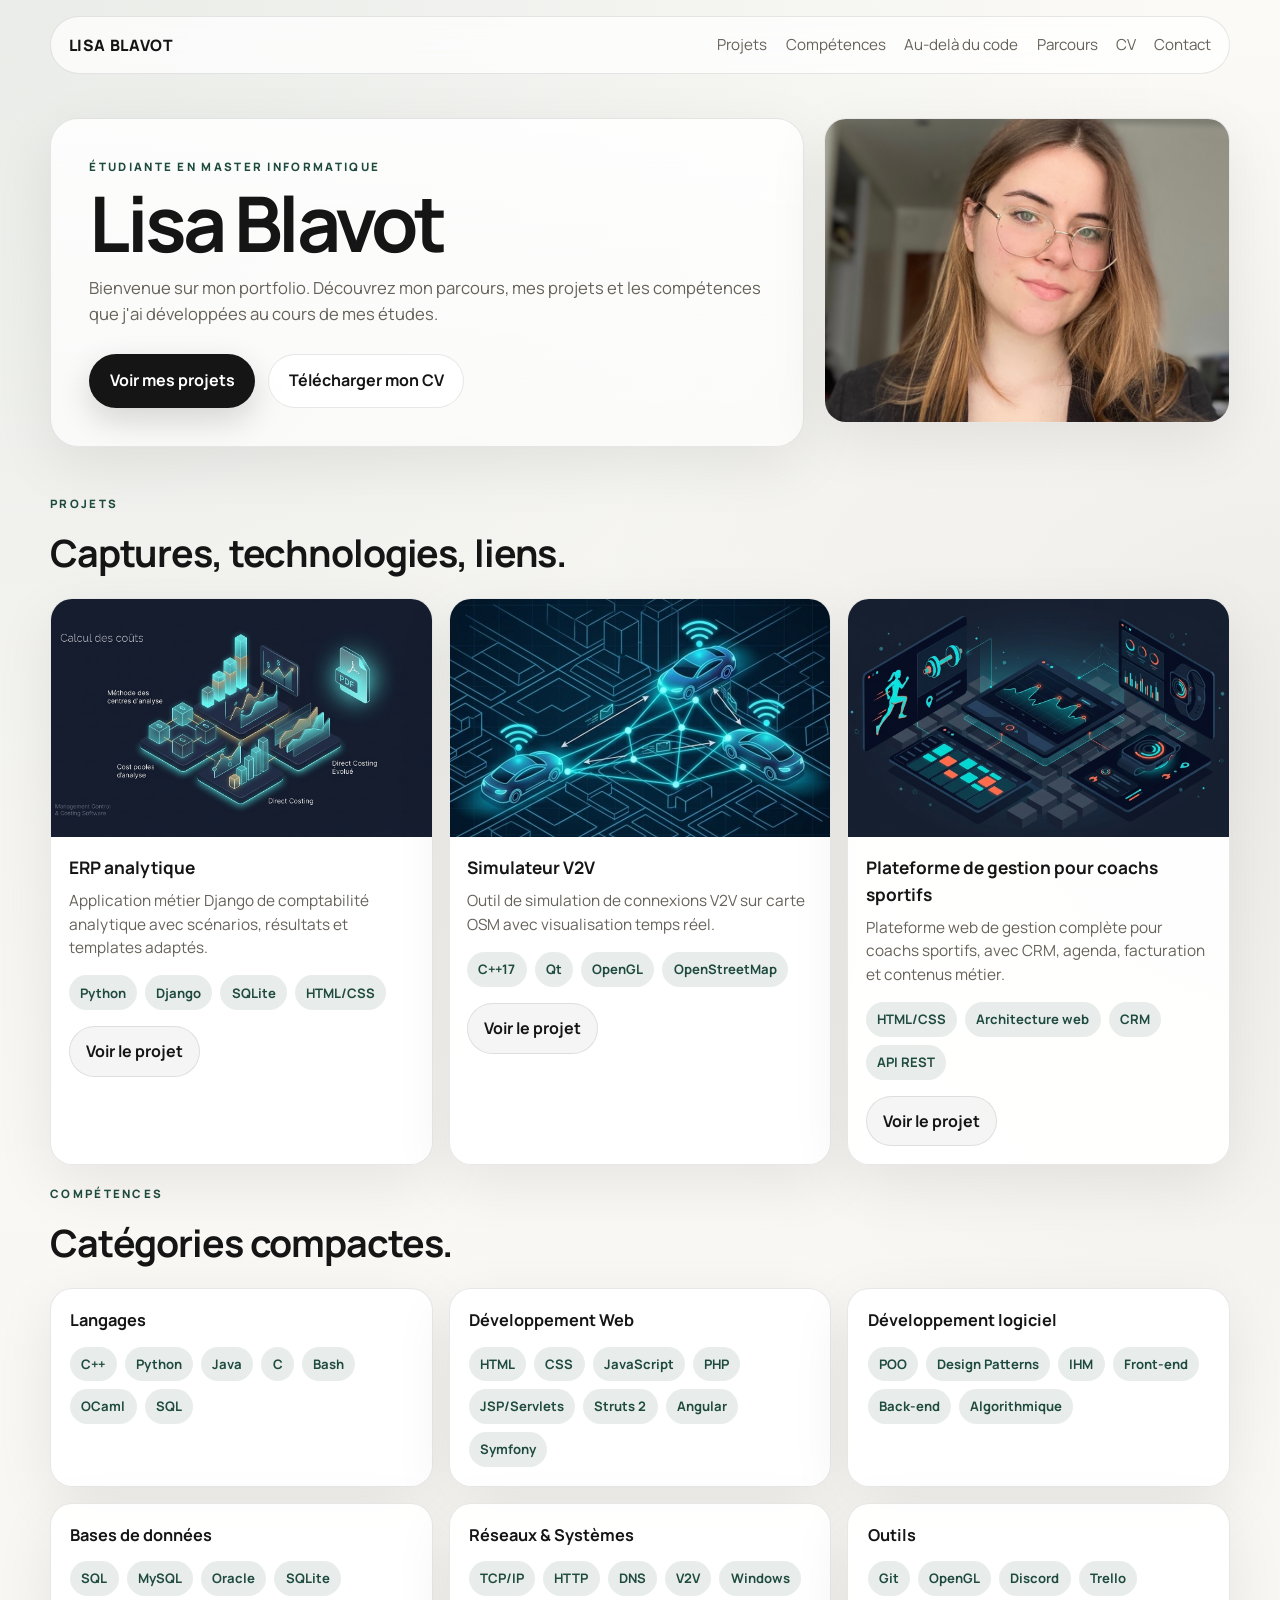
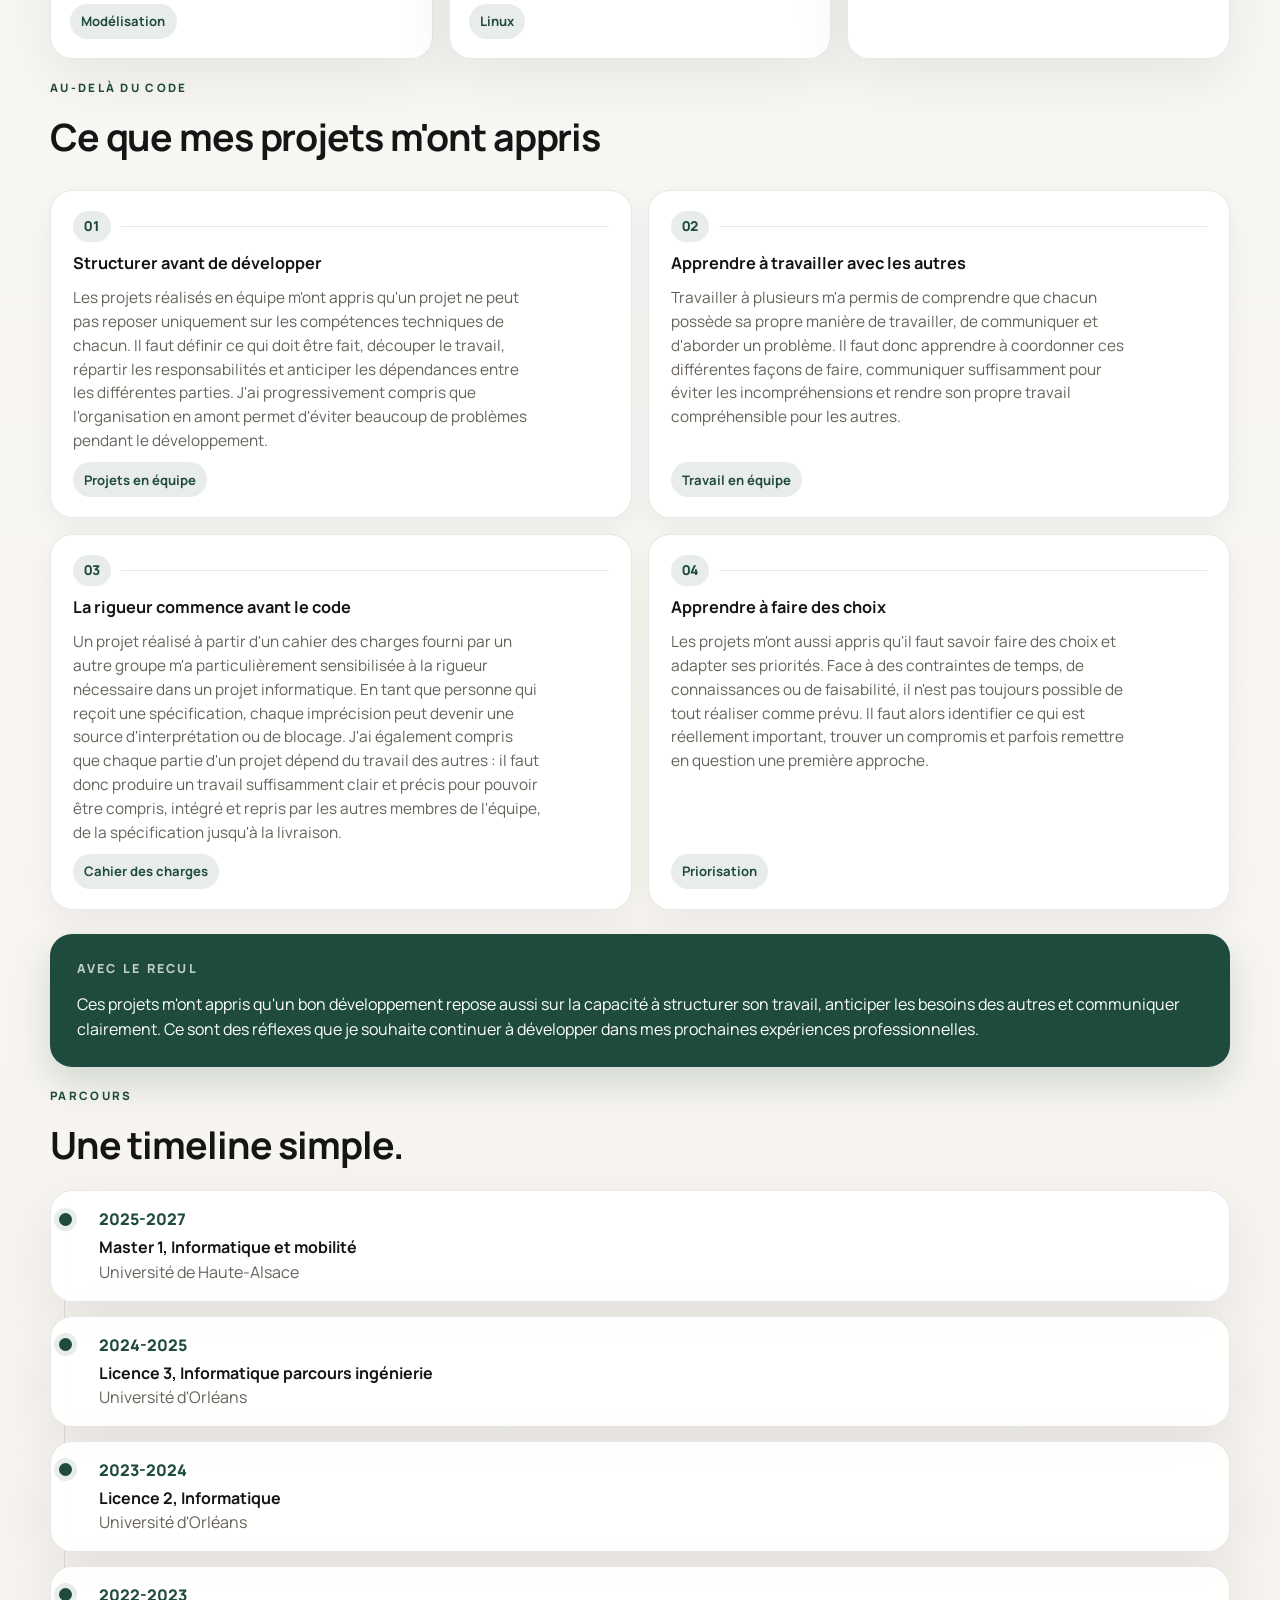
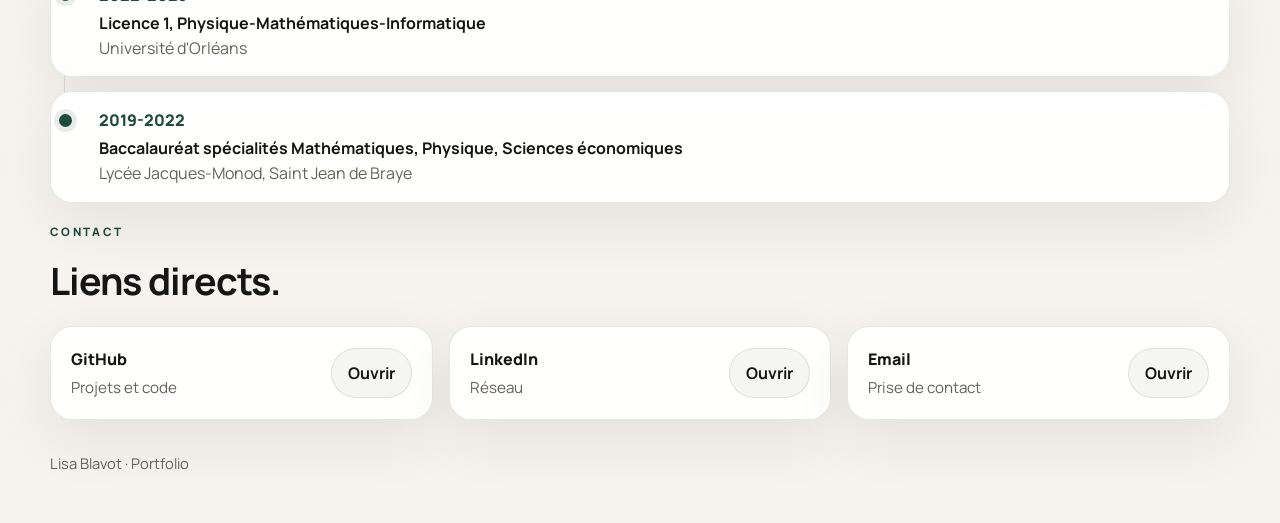
<file: index.html>
<!doctype html>
<html lang="fr">
  <head>
    <meta charset="UTF-8" />
    <meta name="viewport" content="width=device-width, initial-scale=1.0" />
    <meta
      name="description"
      content="Portfolio de Lisa Blavot, étudiante en Master Informatique."
    />
    <title>Lisa Blavot | Portfolio</title>
    <link rel="preconnect" href="https://fonts.googleapis.com" />
    <link rel="preconnect" href="https://fonts.gstatic.com" crossorigin />
    <link
      href="https://fonts.googleapis.com/css2?family=Manrope:wght@400;500;600;700;800&display=swap"
      rel="stylesheet"
    />
    <link rel="stylesheet" href="styles.css" />
    <script defer src="app.js"></script>
  </head>
  <body data-page="home">
    <header class="site-header">
      <a class="brand" href="index.html">Lisa Blavot</a>
      <button
        class="menu-toggle"
        type="button"
        aria-expanded="false"
        aria-controls="site-nav"
      >
        Menu
      </button>
      <nav class="site-nav" id="site-nav" aria-label="Navigation principale">
        <a href="#projects">Projets</a>
        <a href="#skills">Compétences</a>
        <a href="#beyond-code">Au-delà du code</a>
        <a href="#journey">Parcours</a>
        <a href="images/cv.pdf" target="_blank" rel="noopener">CV</a>
        <a href="#contact">Contact</a>
      </nav>
    </header>

    <main>
      <section class="hero section-shell">
        <div class="hero-copy reveal">
          <p class="eyebrow">Étudiante en Master Informatique</p>
          <h1>Lisa Blavot</h1>
          <p class="hero-lead">
            Bienvenue sur mon portfolio. Découvrez mon parcours, mes projets et les compétences que j'ai développées au cours de mes études.
          </p>
          <div class="hero-actions">
            <a class="button button-primary" href="#projects"
              >Voir mes projets</a
            >
            <a class="button button-secondary" href="images/cv.pdf" target="_blank" rel="noopener"
              >Télécharger mon CV</a
            >
          </div>
        </div>

        <aside class="hero-panel reveal">
  <div class="hero-panel__card hero-panel__card--photo">
    <img src="images/photo-profil.jpg" alt="Photo de Lisa Blavot" />
  </div>
</aside>

      </section>

      <section class="section-shell" id="projects">
        <div class="section-heading reveal">
          <p class="eyebrow">Projets</p>
          <h2>Captures, technologies, liens.</h2>
        </div>
        <div class="projects-grid" id="projects-grid"></div>
      </section>

      <section class="section-shell" id="skills">
        <div class="section-heading reveal">
          <p class="eyebrow">Compétences</p>
          <h2>Catégories compactes.</h2>
        </div>
        <div class="skills-grid" id="skills-grid"></div>
      </section>

<section class="section-shell" id="beyond-code">
  <div class="section-heading reveal">
    <p class="eyebrow">Au-delà du code</p>
    <h2>Ce que mes projets m'ont appris</h2>
  </div>

    <div class="learnings-grid" id="learnings-grid"></div>

  <aside class="learnings-note reveal">
    <p class="panel-label">Avec le recul</p>


<p class="panel-text">
  Ces projets m'ont appris qu'un bon développement repose aussi sur la
  capacité à structurer son travail, anticiper les besoins des autres et
  communiquer clairement. Ce sont des réflexes que je souhaite continuer
  à développer dans mes prochaines expériences professionnelles.
</p>


  </aside>
</section>

      
      <section class="section-shell" id="journey">
        <div class="section-heading reveal">
          <p class="eyebrow">Parcours</p>
          <h2>Une timeline simple.</h2>
        </div>
        <div class="timeline" id="timeline"></div>
      </section>

      <section class="section-shell contact-section" id="contact">
        <div class="section-heading reveal">
          <p class="eyebrow">Contact</p>
          <h2>Liens directs.</h2>
        </div>
        <div class="contact-links" id="contact-links"></div>
      </section>
    </main>

    <footer class="site-footer section-shell">
      <p>Lisa Blavot · Portfolio</p>
    </footer>
  </body>
</html>
</file>
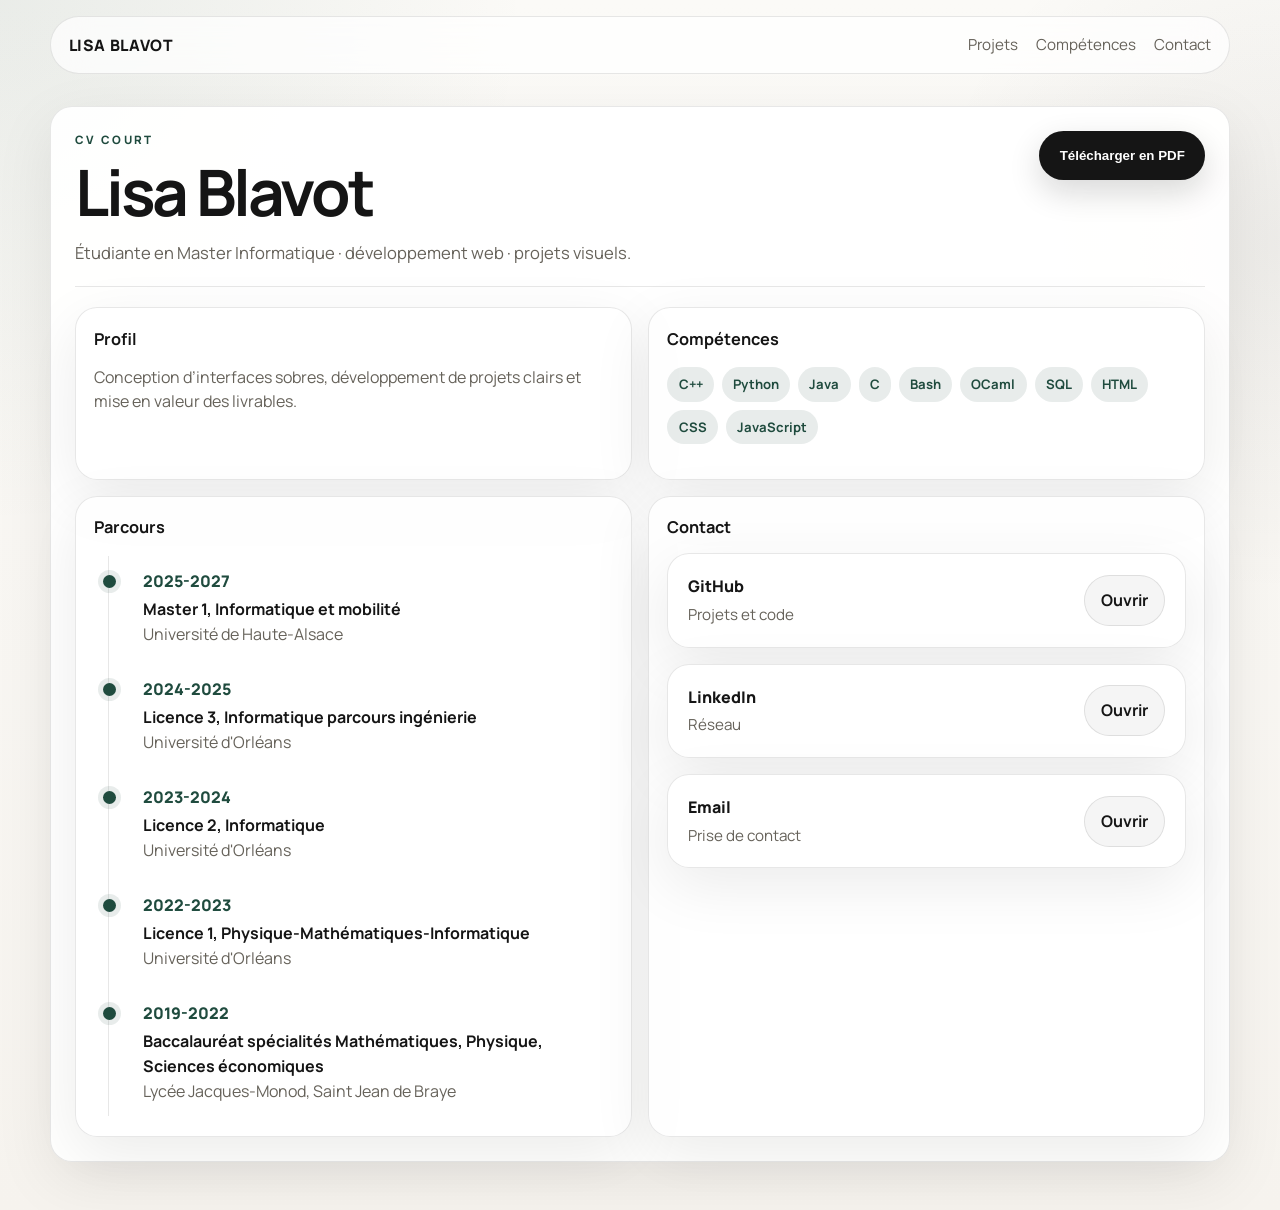
<file: cv.html>
<!doctype html>
<html lang="fr">
  <head>
    <meta charset="UTF-8" />
    <meta name="viewport" content="width=device-width, initial-scale=1.0" />
    <meta name="description" content="CV court et imprimable de Lisa Blavot." />
    <title>CV | Lisa Blavot</title>
    <link rel="preconnect" href="https://fonts.googleapis.com" />
    <link rel="preconnect" href="https://fonts.gstatic.com" crossorigin />
    <link
      href="https://fonts.googleapis.com/css2?family=Manrope:wght@400;500;600;700;800&display=swap"
      rel="stylesheet"
    />
    <link rel="stylesheet" href="styles.css" />
    <script defer src="app.js"></script>
  </head>
  <body data-page="cv">
    <header class="site-header">
      <a class="brand" href="index.html">Lisa Blavot</a>
      <nav
        class="site-nav site-nav--project"
        aria-label="Navigation secondaire"
      >
        <a href="index.html#projects">Projets</a>
        <a href="index.html#skills">Compétences</a>
        <a href="index.html#contact">Contact</a>
      </nav>
    </header>

    <main class="section-shell cv-shell" id="cv-page">
      <section class="cv-card reveal">
        <div class="cv-topbar">
          <div>
            <p class="eyebrow">CV court</p>
            <h1>Lisa Blavot</h1>
            <p class="cv-lead">
              Étudiante en Master Informatique · développement web · projets
              visuels.
            </p>
          </div>
          <button class="button button-primary" type="button" id="print-cv">
            Télécharger en PDF
          </button>
        </div>

        <div class="cv-grid">
          <section class="cv-block">
            <h2>Profil</h2>
            <p>
              Conception d’interfaces sobres, développement de projets clairs et
              mise en valeur des livrables.
            </p>
          </section>

          <section class="cv-block">
            <h2>Compétences</h2>
            <div class="tag-row" id="cv-skills"></div>
          </section>

          <section class="cv-block">
            <h2>Parcours</h2>
            <div class="mini-timeline" id="cv-timeline"></div>
          </section>

          <section class="cv-block">
            <h2>Contact</h2>
            <div
              class="contact-links contact-links--compact"
              id="cv-contact"
            ></div>
          </section>
        </div>
      </section>
    </main>
  </body>
</html>
</file>
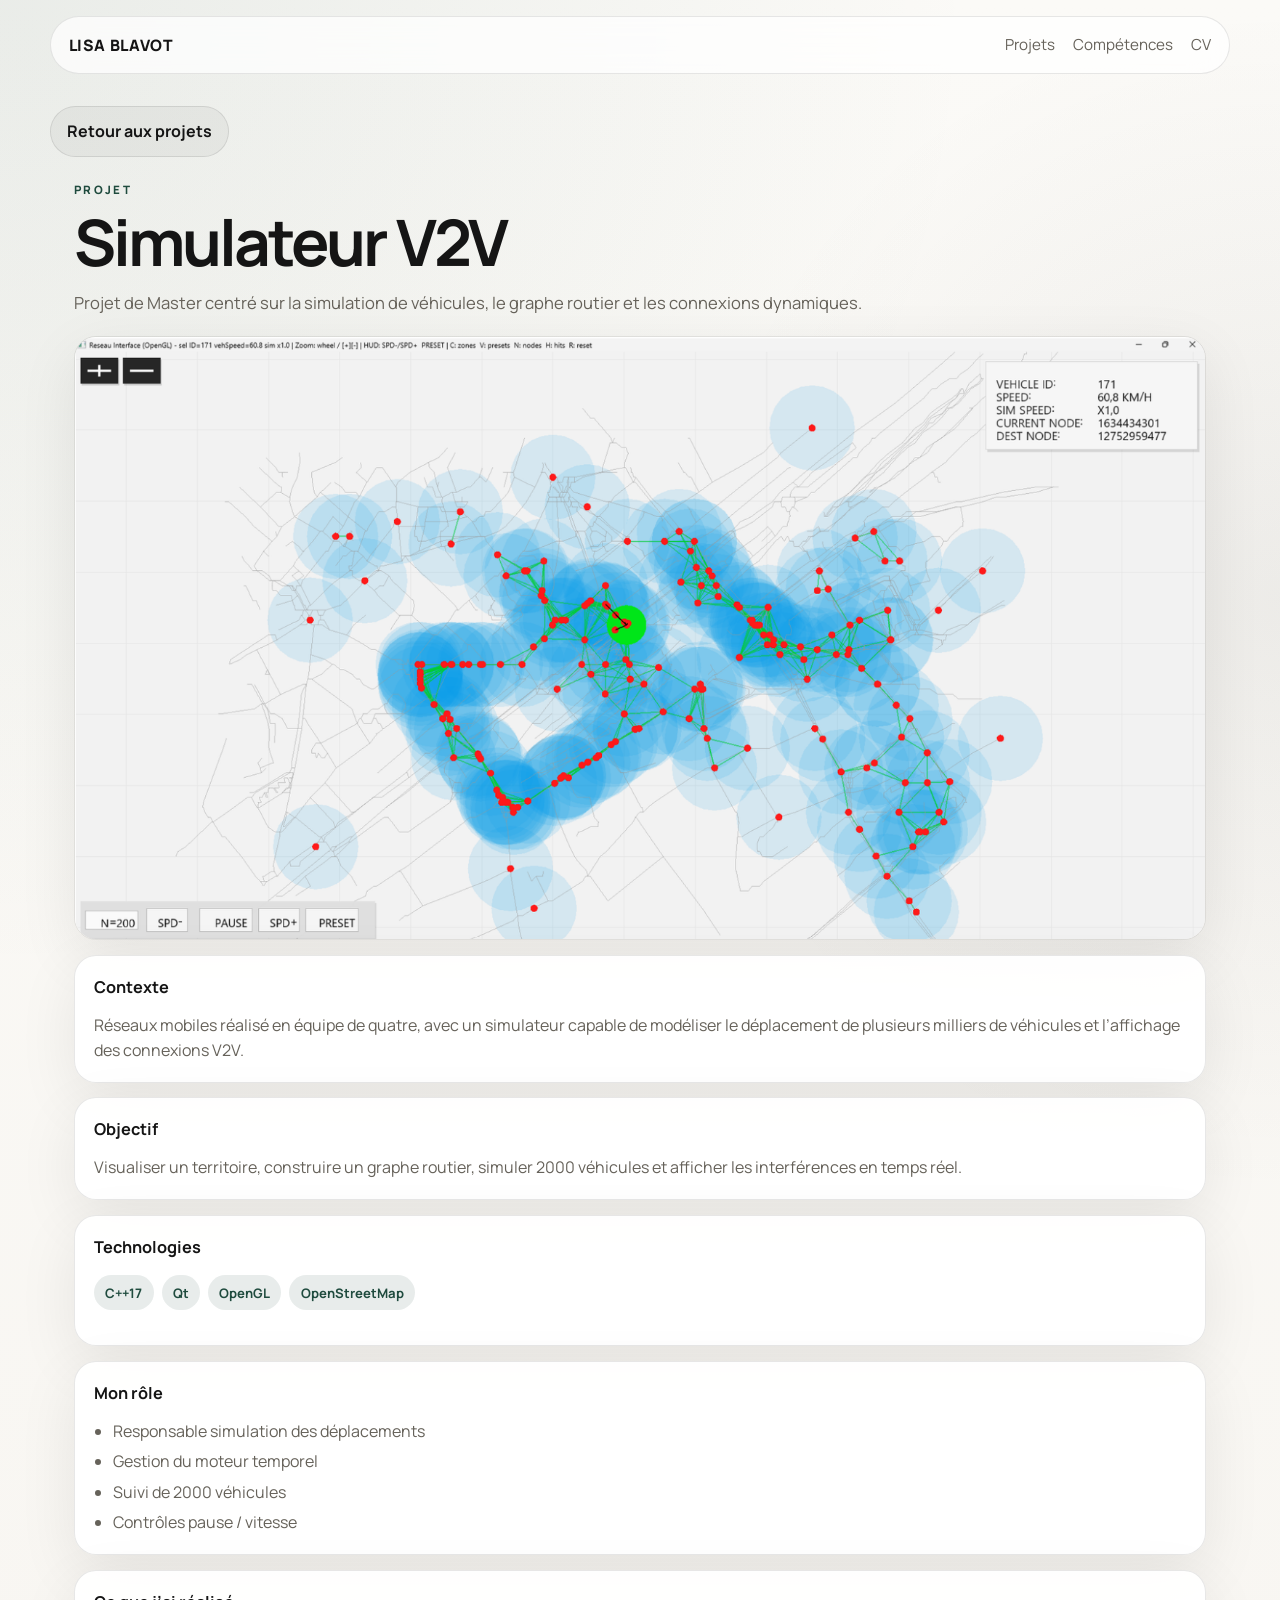
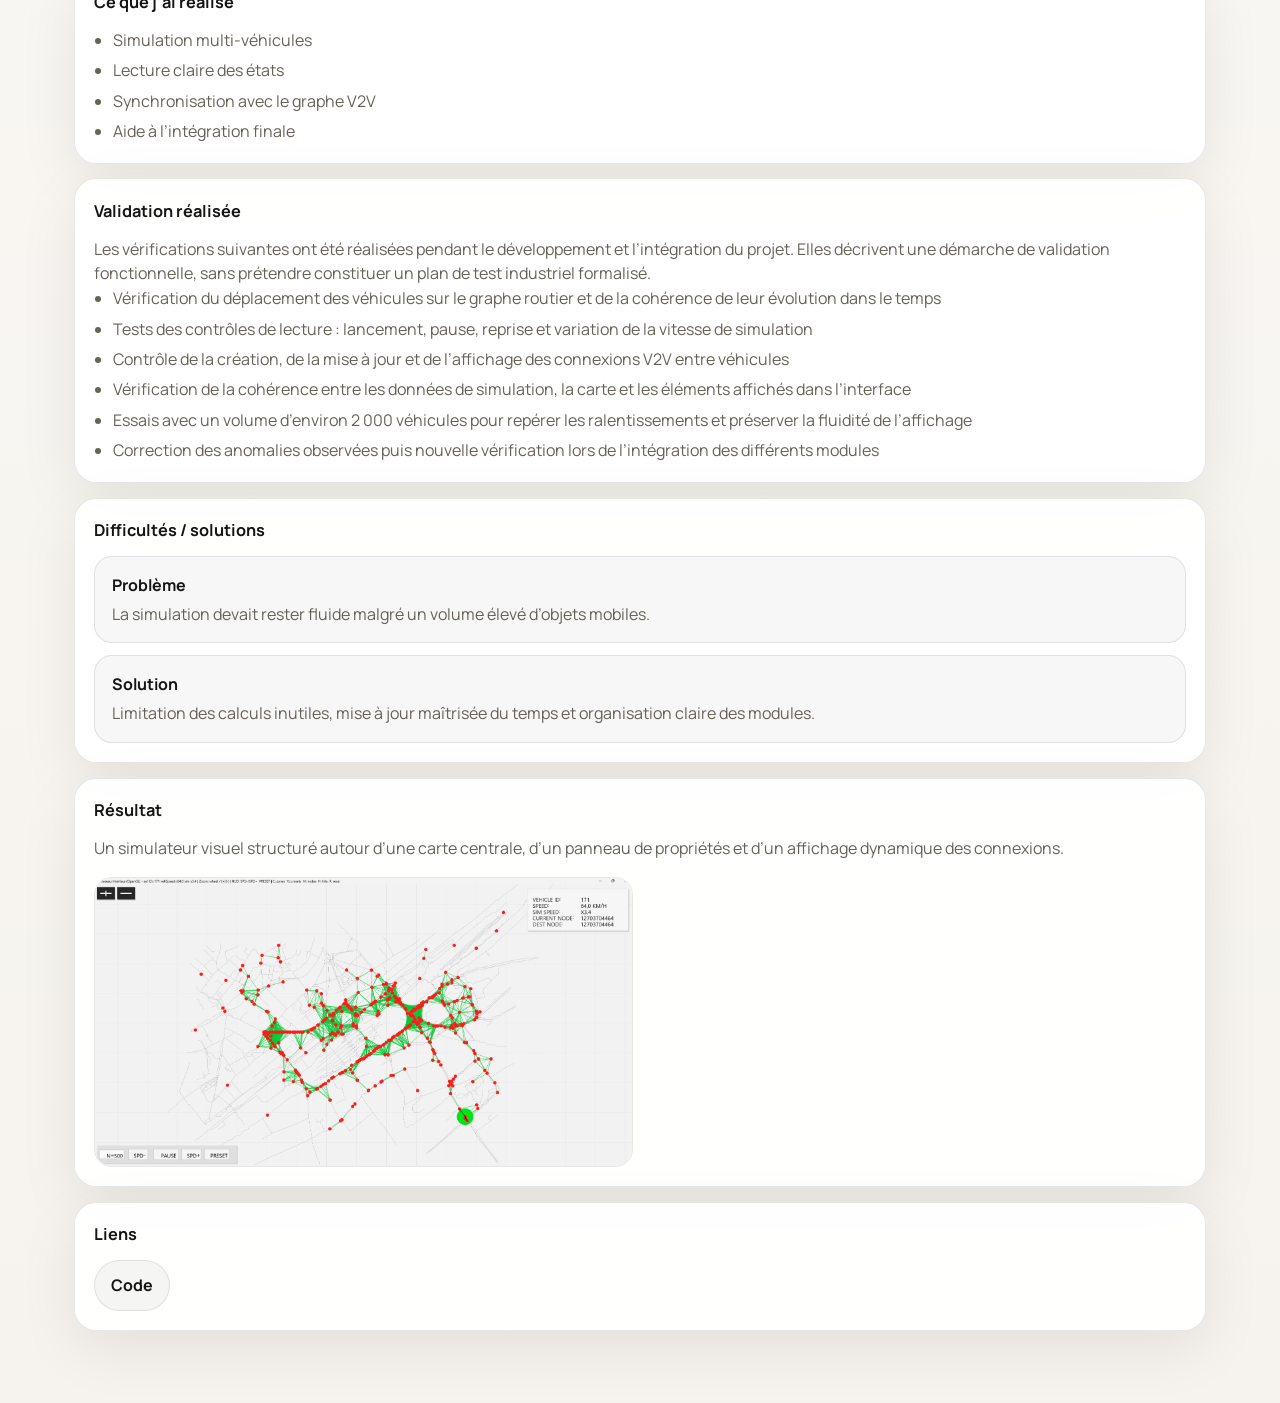
<file: projet.html>
<!doctype html>
<html lang="fr">
  <head>
    <meta charset="UTF-8" />
    <meta name="viewport" content="width=device-width, initial-scale=1.0" />
    <meta
      name="description"
      content="Détail d'un projet du portfolio de Lisa Blavot."
    />
    <title>Projet | Lisa Blavot</title>
    <link rel="preconnect" href="https://fonts.googleapis.com" />
    <link rel="preconnect" href="https://fonts.gstatic.com" crossorigin />
    <link
      href="https://fonts.googleapis.com/css2?family=Manrope:wght@400;500;600;700;800&display=swap"
      rel="stylesheet"
    />
    <link rel="stylesheet" href="styles.css" />
    <script defer src="app.js"></script>
  </head>
  <body data-page="project">
    <header class="site-header">
      <a class="brand" href="index.html">Lisa Blavot</a>
      <nav
        class="site-nav site-nav--project"
        aria-label="Navigation secondaire"
      >
        <a href="index.html#projects">Projets</a>
        <a href="index.html#skills">Compétences</a>
        <a href="images/cv.pdf" target="_blank" rel="noopener">CV</a>
      </nav>
    </header>

    <main class="section-shell project-shell" id="project-page">
      <div class="project-back reveal">
        <a class="back-link" href="index.html#projects">Retour aux projets</a>
      </div>

      <article class="project-detail">
        <div class="project-detail__header reveal">
          <p class="eyebrow">Projet</p>
          <h1 id="project-title"></h1>
          <p class="project-intro" id="project-intro"></p>
        </div>

        <figure class="project-hero reveal">
          <img id="project-hero-image" alt="Capture principale du projet" />
        </figure>

        <section class="detail-block reveal">
          <h2>Contexte</h2>
          <p id="project-context"></p>
        </section>

        <section class="detail-block reveal">
          <h2>Objectif</h2>
          <p id="project-objective"></p>
        </section>

        <section class="detail-block reveal">
          <h2>Technologies</h2>
          <div class="tag-row" id="project-tech"></div>
        </section>

        <section class="detail-block reveal">
          <h2>Mon rôle</h2>
          <ul class="compact-list" id="project-role"></ul>
        </section>

        <section class="detail-block reveal">
          <h2>Ce que j’ai réalisé</h2>
          <ul class="compact-list" id="project-achievements"></ul>
        </section>

        <section class="detail-block reveal" id="project-validation-block" hidden>
          <h2>Validation réalisée</h2>
          <p id="project-validation-note"></p>
          <ul class="compact-list" id="project-validation"></ul>
        </section>

        <section class="detail-block reveal">
          <h2>Difficultés / solutions</h2>
          <div class="problem-solution" id="project-problem"></div>
        </section>

        <section class="detail-block reveal">
          <h2>Résultat</h2>
          <p id="project-result"></p>
          <div class="gallery" id="project-gallery"></div>
          <p id="project-result-caption" class="project-result-caption"></p>
        </section>

        <section class="detail-block reveal">
          <h2>Liens</h2>
          <div class="project-links" id="project-links"></div>
        </section>
      </article>
    </main>
  </body>
</html>
</file>
<file: styles.css>
* {
  box-sizing: border-box;
}

:root {
  --bg: #f6f3ee;
  --surface: rgba(255, 255, 255, 0.8);
  --surface-strong: rgba(255, 255, 255, 0.94);
  --text: #151515;
  --muted: #66625a;
  --line: rgba(21, 21, 21, 0.1);
  --accent: #1f4b3e;
  --accent-soft: rgba(31, 75, 62, 0.1);
  --shadow: 0 18px 60px rgba(15, 15, 15, 0.08);
  --radius-xl: 28px;
  --radius-lg: 22px;
  --radius-md: 16px;
  --max: 1180px;
}

html {
  scroll-behavior: smooth;
}

body {
  margin: 0;
  color: var(--text);
  background:
    radial-gradient(circle at top left, rgba(31, 75, 62, 0.08), transparent 30%),
    radial-gradient(circle at right 20%, rgba(21, 21, 21, 0.06), transparent 22%),
    linear-gradient(180deg, #fbfaf7 0%, var(--bg) 100%);
  font-family: "Manrope", sans-serif;
  line-height: 1.55;
  min-height: 100vh;
}

body.no-scroll {
  overflow: hidden;
}

img {
  display: block;
  max-width: 100%;
}

a {
  color: inherit;
  text-decoration: none;
}

button,
a {
  -webkit-tap-highlight-color: transparent;
}

.section-shell {
  width: min(calc(100% - 2rem), var(--max));
  margin: 0 auto;
}

.site-header {
  width: min(calc(100% - 2rem), var(--max));
  margin: 1rem auto 0;
  padding: 1rem 1.1rem;
  border: 1px solid var(--line);
  border-radius: 999px;
  background: rgba(255, 255, 255, 0.72);
  backdrop-filter: blur(18px);
  display: flex;
  align-items: center;
  justify-content: space-between;
  gap: 1rem;
  position: sticky;
  top: 1rem;
  z-index: 20;
}

.brand {
  font-size: 0.98rem;
  font-weight: 800;
  letter-spacing: 0.04em;
  text-transform: uppercase;
}

.site-nav {
  display: flex;
  align-items: center;
  gap: 1.15rem;
  flex-wrap: wrap;
  justify-content: flex-end;
}

.site-nav a {
  color: var(--muted);
  font-size: 0.95rem;
  transition: color 160ms ease;
}

.site-nav a:hover,
.site-nav a:focus-visible,
.back-link:hover,
.back-link:focus-visible {
  color: var(--text);
}

.menu-toggle {
  display: none;
}

.hero {
  display: grid;
  grid-template-columns: minmax(0, 1.3fr) minmax(280px, 0.7fr);
  gap: 1.25rem;
  padding: 2.75rem 0 1.75rem;
  align-items: stretch;
}

.hero-copy,
.hero-panel,
.projects-grid,
.skills-grid,
.timeline,
.contact-links,
.project-detail,
.cv-card {
  background: transparent;
}

.hero-copy {
  padding: 2.4rem;
  border-radius: var(--radius-xl);
  background: linear-gradient(180deg, rgba(255, 255, 255, 0.86), rgba(255, 255, 255, 0.64));
  border: 1px solid var(--line);
  box-shadow: var(--shadow);
}

.eyebrow {
  margin: 0 0 0.7rem;
  text-transform: uppercase;
  letter-spacing: 0.2em;
  font-size: 0.72rem;
  color: var(--accent);
  font-weight: 800;
}

h1,
h2,
h3,
p {
  margin: 0;
}

.hero h1 {
  font-size: clamp(3rem, 6vw, 5.5rem);
  line-height: 0.94;
  letter-spacing: -0.05em;
}

.hero-lead,
.project-intro,
.cv-lead {
  margin-top: 1rem;
  font-size: 1.04rem;
  color: var(--muted);
}

.hero-lead {
  max-width: none;
}

.hero-actions {
  display: flex;
  gap: 0.85rem;
  flex-wrap: wrap;
  margin-top: 1.7rem;
}

.button {
  display: inline-flex;
  align-items: center;
  justify-content: center;
  min-height: 3.05rem;
  padding: 0.85rem 1.2rem;
  border-radius: 999px;
  border: 1px solid transparent;
  font-weight: 700;
  transition:
    transform 160ms ease,
    background 160ms ease,
    border-color 160ms ease,
    box-shadow 160ms ease;
}

.button:hover,
.button:focus-visible {
  transform: translateY(-1px);
}

.button-primary {
  background: var(--text);
  color: white;
  box-shadow: 0 12px 32px rgba(15, 15, 15, 0.16);
}

.button-secondary {
  background: rgba(255, 255, 255, 0.86);
  color: var(--text);
  border-color: var(--line);
}

.hero-panel {
  display: grid;
  gap: 1rem;
}

.hero-panel__card,
.project-card,
.skill-card,
.timeline-item,
.contact-card,
.project-hero,
.detail-block,
.cv-block,
.cv-card {
  border-radius: var(--radius-lg);
  border: 1px solid var(--line);
  background: var(--surface-strong);
  box-shadow: var(--shadow);
}

.hero-panel__card {
  padding: 1.45rem;
}

.hero-panel__card--accent {
  background: linear-gradient(180deg, rgba(31, 75, 62, 0.08), rgba(255, 255, 255, 0.95));
}

.hero-panel__card--photo {
  padding: 0;
  overflow: hidden;
  aspect-ratio: 4/3;
}

.hero-panel__card--photo img {
  width: 100%;
  height: 100%;
  object-fit: cover;
}

.panel-label {
  font-size: 0.78rem;
  text-transform: uppercase;
  letter-spacing: 0.18em;
  color: var(--muted);
  margin-bottom: 0.9rem;
  font-weight: 800;
}

.panel-text {
  color: var(--muted);
}

.panel-tags {
  list-style: none;
  padding: 0;
  margin: 0;
  display: flex;
  flex-wrap: wrap;
  gap: 0.55rem;
}

.panel-tags li,
.tag,
.mini-tag {
  padding: 0.45rem 0.7rem;
  border-radius: 999px;
  background: var(--accent-soft);
  color: var(--accent);
  font-size: 0.82rem;
  font-weight: 700;
}

section {
  padding: 1.25rem 0 0;
}

.section-heading {
  margin-bottom: 1rem;
}

.section-heading h2 {
  font-size: clamp(1.5rem, 3vw, 2.35rem);
  letter-spacing: -0.03em;
}

.projects-grid {
  display: grid;
  grid-template-columns: repeat(3, minmax(0, 1fr));
  gap: 1rem;
}

.project-card {
  overflow: hidden;
}

.project-card__media {
  aspect-ratio: 16 / 10;
  background: linear-gradient(160deg, rgba(31, 75, 62, 0.13), rgba(21, 21, 21, 0.05));
}

.project-card__media img {
  width: 100%;
  height: 100%;
  object-fit: cover;
}

.project-card[data-project-slug="erp-comptabilite-analytique"] {
  order: 1;
}

.project-card[data-project-slug="v2v-simulateur"] {
  order: 2;
}

.project-card[data-project-slug="archiweb-coach-sportif"] {
  order: 3;
}

.project-card__body {
  padding: 1.1rem;
}

.project-card__title {
  font-size: 1.08rem;
  margin-bottom: 0.45rem;
}

.project-card__desc {
  color: var(--muted);
  font-size: 0.96rem;
  min-height: 3rem;
}

.tag-row {
  display: flex;
  flex-wrap: wrap;
  gap: 0.5rem;
  margin: 0.95rem 0 1rem;
}

.project-card__actions {
  display: flex;
  justify-content: flex-start;
}

.project-card__button,
.back-link,
.project-link,
.print-link {
  display: inline-flex;
  align-items: center;
  justify-content: center;
  min-height: 2.7rem;
  padding: 0.75rem 1rem;
  border-radius: 999px;
  background: rgba(21, 21, 21, 0.04);
  border: 1px solid var(--line);
  font-weight: 700;
}

.project-link--button {
  appearance: none;
  cursor: pointer;
  font: inherit;
}

.skills-grid {
  display: grid;
  grid-template-columns: repeat(3, minmax(0, 1fr));
  gap: 1rem;
}

.skill-card {
  padding: 1.2rem;
}

.skill-card h3,
.detail-block h2,
.cv-block h2 {
  font-size: 1.02rem;
  margin-bottom: 0.8rem;
}

.skill-tags {
  display: flex;
  flex-wrap: wrap;
  gap: 0.5rem;
}

/* --- Section "Au-delà du code" --- */

.section-lead {
  margin-top: 1rem;
  max-width: 38rem;
  font-size: 1.04rem;
  color: var(--muted);
}

.learnings-grid {
  display: grid;
  grid-template-columns: repeat(2, minmax(0, 1fr));
  gap: 1rem;
  margin-top: 1.5rem;
}

.learning-card {
  border-radius: var(--radius-lg);
  border: 1px solid var(--line);
  background: var(--surface-strong);
  box-shadow: 0 10px 30px rgba(15, 15, 15, 0.05);
  padding: 1.25rem 1.35rem;
  display: flex;
  flex-direction: column;
  gap: 0.6rem;
  transition:
    transform 160ms ease,
    box-shadow 160ms ease;
}

.learning-card:hover,
.learning-card:focus-within {
  transform: translateY(-2px);
}

.learning-card__step {
  display: flex;
  align-items: center;
  gap: 0.6rem;
}

.learning-card__step::after {
  content: "";
  flex: 1;
  height: 1px;
  background: var(--line);
}

.learning-card__num {
  font-weight: 800;
  color: var(--accent);
  background: var(--accent-soft);
  border-radius: 999px;
  padding: 0.3rem 0.7rem;
  font-size: 0.85rem;
  font-variant-numeric: tabular-nums;
  white-space: nowrap;
}

.learning-card__title {
  font-size: 1.02rem;
  font-weight: 700;
}

.learning-card__text {
  color: var(--muted);
  font-size: 0.96rem;
  max-width: 52ch;
}

.learning-card__context {
  margin-top: auto;
  display: flex;
  flex-wrap: wrap;
  gap: 0.5rem;
}

.learnings-note {
  width: 100%;
  margin: 1.5rem 0 0;
  padding: 1.5rem 1.6rem;
  border-radius: var(--radius-lg);
  border: 1px solid rgba(31, 75, 62, 0.3);
  background: var(--accent);
  box-shadow: 0 16px 38px rgba(31, 75, 62, 0.18);
}

.learnings-note .panel-label {
  color: rgba(255, 255, 255, 0.72);
}

.learnings-note .panel-text {
  width: 100%;
  max-width: none;
  color: white;
}

.learning-card:nth-child(1) { animation-delay: 0ms; }
.learning-card:nth-child(2) { animation-delay: 80ms; }
.learning-card:nth-child(3) { animation-delay: 160ms; }
.learning-card:nth-child(4) { animation-delay: 240ms; }

.timeline {
  display: grid;
  gap: 0.85rem;
  position: relative;
}

.timeline::before,
.mini-timeline::before {
  content: "";
  position: absolute;
  left: 14px;
  top: 0.15rem;
  bottom: 0.15rem;
  width: 1px;
  background: var(--line);
}

.timeline-item,
.mini-timeline-item {
  position: relative;
  padding: 1rem 1rem 1rem 3rem;
}

.timeline-item::before,
.mini-timeline-item::before {
  content: "";
  position: absolute;
  left: 8px;
  top: 1.35rem;
  width: 13px;
  height: 13px;
  border-radius: 50%;
  background: var(--accent);
  box-shadow: 0 0 0 5px rgba(31, 75, 62, 0.1);
}

.timeline-year,
.mini-year {
  font-weight: 800;
  color: var(--accent);
  margin-bottom: 0.2rem;
}

.timeline-title,
.mini-title {
  font-weight: 700;
}

.timeline-school,
.mini-school {
  color: var(--muted);
}

.contact-links {
  display: grid;
  grid-template-columns: repeat(3, minmax(0, 1fr));
  gap: 1rem;
}

.contact-card {
  padding: 1.25rem;
  display: flex;
  justify-content: space-between;
  align-items: center;
  gap: 1rem;
}

.contact-card__label {
  font-weight: 800;
  margin-bottom: 0.25rem;
}

.contact-card__meta {
  color: var(--muted);
  font-size: 0.95rem;
}

.site-footer {
  padding: 2rem 0 3rem;
  color: var(--muted);
  font-size: 0.92rem;
}

.project-shell,
.cv-shell {
  padding: 2rem 0 3rem;
}

.project-detail {
  padding: 1.5rem;
}

.project-detail__header {
  margin-bottom: 1.25rem;
}

.project-detail__header h1,
.cv-card h1 {
  font-size: clamp(2.2rem, 5vw, 4rem);
  line-height: 1;
  letter-spacing: -0.05em;
}

.project-hero {
  overflow: hidden;
  margin: 1rem 0 0.35rem;
  background: transparent;
  line-height: 0;
}

.project-hero img,
.gallery img {
  width: 100%;
  height: 100%;
  object-fit: cover;
  display: block;
}

.detail-block {
  padding: 1.2rem;
  margin-top: 0.9rem;
}

.detail-block p,
.compact-list,
.problem-solution,
.cv-block p {
  color: var(--muted);
}

.compact-list {
  padding-left: 1.15rem;
  margin: 0;
}

.compact-list li + li {
  margin-top: 0.35rem;
}

.problem-solution {
  display: grid;
  gap: 0.75rem;
}

.ps-card {
  padding: 1rem 1.05rem;
  border-radius: 18px;
  background: rgba(21, 21, 21, 0.03);
  border: 1px solid var(--line);
}

.ps-card strong {
  display: block;
  margin-bottom: 0.25rem;
  color: var(--text);
}

.gallery {
  display: grid;
  grid-template-columns: repeat(2, minmax(0, 1fr));
  gap: 0.85rem;
  margin-top: 1rem;
}

.gallery figure {
  margin: 0;
  border-radius: 18px;
  overflow: hidden;
  border: 1px solid var(--line);
  background: var(--surface);
}

.project-result-caption {
  margin: 0.9rem 0 0;
  font-size: 0.97rem;
  line-height: 1.6;
}

.project-links {
  display: flex;
  flex-wrap: wrap;
  gap: 0.75rem;
}

.video-modal {
  position: fixed;
  inset: 0;
  z-index: 60;
  display: grid;
  place-items: center;
  padding: 1rem;
}

.video-modal[hidden] {
  display: none;
}

.video-modal__backdrop {
  position: absolute;
  inset: 0;
  background: rgba(10, 10, 10, 0.62);
  backdrop-filter: blur(10px);
}

.video-modal__dialog {
  position: relative;
  width: min(100%, 980px);
  max-height: calc(100vh - 2rem);
  overflow: auto;
  border-radius: 28px;
  border: 1px solid rgba(255, 255, 255, 0.18);
  background: rgba(255, 255, 255, 0.95);
  box-shadow: 0 30px 120px rgba(0, 0, 0, 0.35);
  padding: 1rem;
}

.video-modal__header {
  display: flex;
  align-items: flex-start;
  justify-content: space-between;
  gap: 1rem;
  margin-bottom: 1rem;
}

.video-modal__header h2 {
  font-size: clamp(1.4rem, 2vw, 2rem);
  letter-spacing: -0.03em;
}

.video-modal__close {
  appearance: none;
  border: 1px solid var(--line);
  background: rgba(21, 21, 21, 0.05);
  border-radius: 999px;
  padding: 0.75rem 1rem;
  font: inherit;
  font-weight: 700;
  cursor: pointer;
}

.video-modal__video {
  display: block;
  width: 100%;
  max-height: min(68vh, 640px);
  background: #000;
  border-radius: 20px;
}

.video-modal__description {
  margin-top: 1rem;
  color: var(--muted);
  font-size: 0.94rem;
  line-height: 1.5;
}

.video-modal__description p {
  margin: 0 0 0.7rem;
}

.video-modal__description p:last-child {
  margin-bottom: 0;
}

.video-modal__description strong {
  color: var(--text);
  font-weight: 700;
}

.video-modal__hint {
  margin-top: 0.85rem;
  color: var(--muted);
  font-size: 0.92rem;
}

.cv-card {
  padding: 1.5rem;
}

.cv-topbar {
  display: flex;
  justify-content: space-between;
  align-items: flex-start;
  gap: 1rem;
  padding-bottom: 1.25rem;
  border-bottom: 1px solid var(--line);
}

.cv-grid {
  display: grid;
  grid-template-columns: repeat(2, minmax(0, 1fr));
  gap: 1rem;
  padding-top: 1.25rem;
}

.cv-block {
  padding: 1.15rem;
}

.mini-timeline {
  position: relative;
  padding-left: 0.05rem;
}

.mini-timeline-item {
  padding-bottom: 0.9rem;
}

.contact-links--compact {
  grid-template-columns: 1fr;
}

.reveal {
  animation: fade-up 600ms ease both;
}

.reveal:nth-child(2) {
  animation-delay: 80ms;
}

.reveal:nth-child(3) {
  animation-delay: 120ms;
}

.reveal:nth-child(4) {
  animation-delay: 160ms;
}

.reveal:nth-child(5) {
  animation-delay: 200ms;
}

@keyframes fade-up {
  from {
    opacity: 0;
    transform: translateY(10px);
  }
  to {
    opacity: 1;
    transform: translateY(0);
  }
}

@media (max-width: 1024px) {
  .hero,
  .projects-grid,
  .skills-grid,
  .learnings-grid,
  .contact-links,
  .cv-grid,
  .gallery {
    grid-template-columns: 1fr 1fr;
  }

  .hero {
    grid-template-columns: 1fr;
  }
}

@media (max-width: 780px) {
  .site-header {
    border-radius: 24px;
    padding: 1rem;
    align-items: flex-start;
  }

  .menu-toggle {
    display: inline-flex;
    align-items: center;
    justify-content: center;
    min-height: 2.6rem;
    padding: 0.6rem 0.95rem;
    border-radius: 999px;
    border: 1px solid var(--line);
    background: rgba(255, 255, 255, 0.9);
    font-weight: 700;
  }

  .site-nav {
    display: none;
    width: 100%;
    flex-direction: column;
    align-items: flex-start;
    gap: 0.85rem;
    padding-top: 0.6rem;
  }

  .site-nav.is-open {
    display: flex;
  }

  .hero-copy {
    padding: 1.5rem;
  }

  .projects-grid,
  .skills-grid,
  .contact-links,
  .gallery,
  .cv-grid {
    grid-template-columns: 1fr;
  }

  .cv-topbar {
    flex-direction: column;
  }

  .project-detail {
    padding: 1rem;
  }
}
</file>
